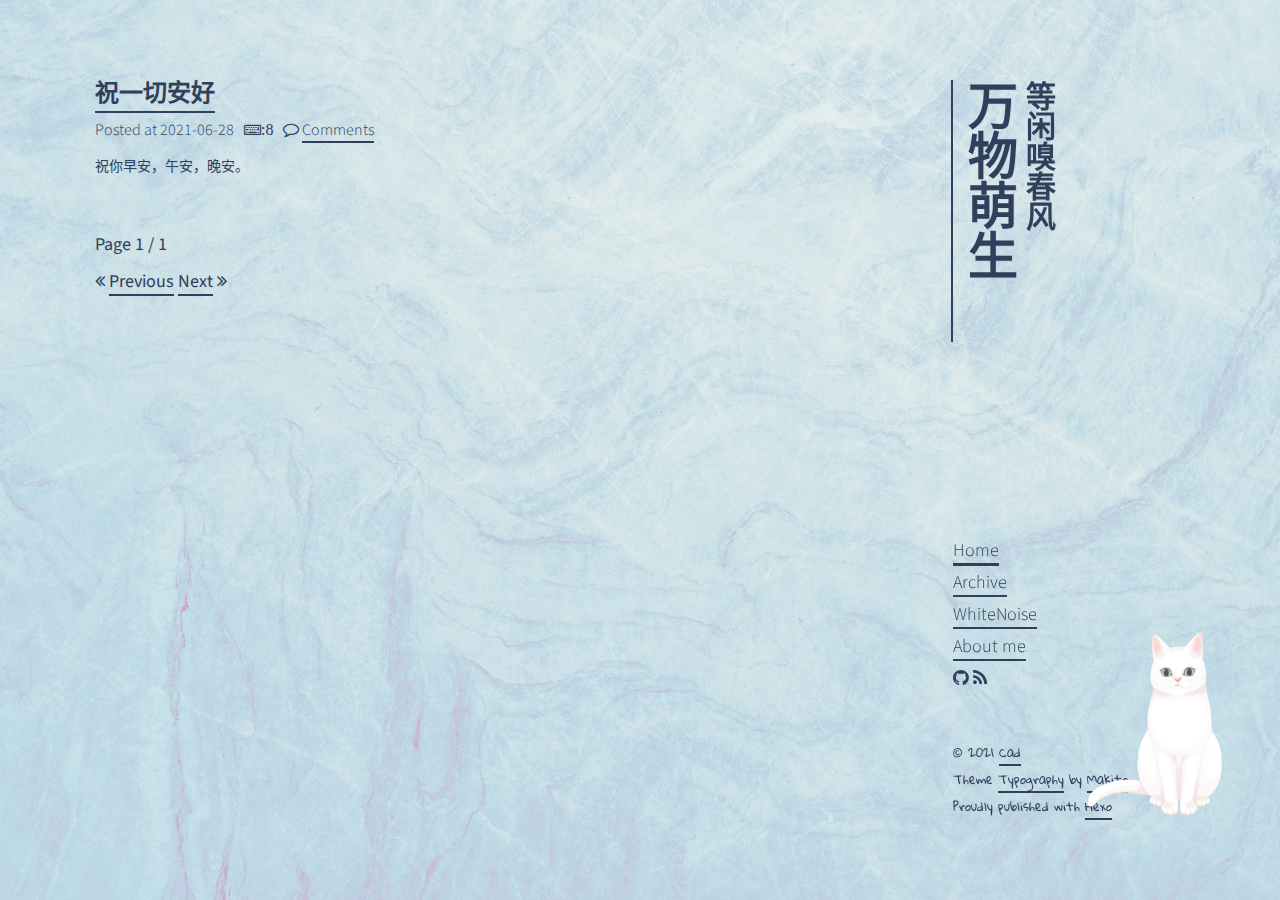
<file: index.html>
<!DOCTYPE html><html lang="zh-CN"><head><meta name="generator" content="Hexo 3.9.0"><meta charset="utf-8"><meta name="X-UA-Compatible" content="IE=edge"><meta name="author" content="Cad"><title>萌生</title><meta name="description" content="Blog"><meta name="keywords" content="Blog,前端,随笔,摄影"><meta content="width=device-width, initial-scale=1.0, maximum-scale=1.0, user-scalable=0" name="viewport"><meta content="yes" name="apple-mobile-web-app-capable"><meta content="black" name="apple-mobile-web-app-status-bar-style"><meta content="telephone=no" name="format-detection"><meta name="renderer" content="webkit"><link rel="short icon" href="/images/favicon.png" type="image/x-icon"><link rel="stylesheet" href="/css/bootstrap.min.css"><link rel="stylesheet" href="/css/font-awesome.min.css"><link rel="stylesheet" href="/css/style-dark.css"><link rel="alternate" type="application/atom+xml" title="ATOM 1.0" href="/atom.xml"><link rel="stylesheet" href="/css/prism-duotone-sea.css" type="text/css">
<link rel="stylesheet" href="/css/prism-line-numbers.css" type="text/css"></head><body><div id="stage" class="container"><div class="row"><div id="side-bar" class="col-md-3 col-sm-3 col-xs-12 side-container invisible"><div class="vertical-text site-title"><h3 tabindex="-1" class="site-title-small"><a href="/" class="a-title">等闲嗅春风</a></h3><h1 tabindex="-1" class="site-title-large"><a href="/" class="a-title">万物萌生</a></h1><!--h6(onclick="triggerSiteNav()") Trigger--></div><br class="visible-lg visible-md visible-sm"><div id="site-nav" class="site-title-links"><ul><li><a href="/" class="current">Home</a></li><li><a href="/archives">Archive</a></li><li><a href="https://www.adba.club/White-Noise-Site/" target="_blank">WhiteNoise</a></li><li><a href="/about/me.html">About me</a></li><li class="soc"><a href="https://github.com/catx1726" target="_blank" rel="external nofollow noopener noreferrer"><i class="fa fa-github">&nbsp;</i></a><a href="http://www.adba.club/atom.xml" target="_blank" rel="noopener noreferrer"><i class="fa fa-rss">&nbsp;</i></a></li></ul><div class="visible-lg visible-md visible-sm site-nav-footer"><br class="site-nav-footer-br"><footer><p>&copy;&nbsp;2021&nbsp;<a target="_blank" href="http://www.adba.club" rel="noopener noreferrer">Cad</a></p><p>Theme&nbsp;<a target="_blank" href="https://github.com/SumiMakito/hexo-theme-typography" rel="external nofollow noopener noreferrer">Typography</a>&nbsp;by&nbsp;<a target="_blank" href="https://www.keep.moe" rel="external nofollow noopener noreferrer">Makito</a></p><p>Proudly published with&nbsp;<a target="_blank" href="https://hexo.io" rel="external nofollow noopener noreferrer">Hexo</a></p></footer></div></div></div><div id="main-container" class="col-sm-9 col-xs-12 main-container invisible"><div class="autopagerize_page_element"><div class="content"><div class="post-container"><p class="post-title"><a href="/file/随笔/2021年/无.html">祝一切安好</a></p><p class="post-meta"><span class="date meta-item">Posted at&nbsp;2021-06-28</span><span class="meta-item"><i class="fa fa-keyboard-o">:8</i></span><span class="meta-item"><i class="fa fa-comment-o"></i><span>&nbsp;</span><a href="/file/随笔/2021年/无.html#comments">Comments</a></span></p><p class="post-abstract">祝你早安，午安，晚安。
</p></div><div class="pagination no-margin-bottom"><p class="clearfix"></p><p> Page 1 / 1 &nbsp;</p><p><span class="pre pagbuttons"><i class="fa fa-angle-double-left"></i>&nbsp;<a role="navigation" href="/">Previous</a></span><span>&nbsp;</span><span class="next pagbuttons"><a role="navigation" href="/">Next</a>&nbsp;<i class="fa fa-angle-double-right"></i></span></p><p></p></div></div></div><div class="visible-xs site-bottom-footer"><footer><p>&copy;&nbsp;2021&nbsp;<a target="_blank" href="http://www.adba.club" rel="noopener noreferrer">Cad</a></p><p>Theme&nbsp;<a target="_blank" href="https://github.com/SumiMakito/hexo-theme-typography" rel="external nofollow noopener noreferrer">Typography</a>&nbsp;by&nbsp;<a target="_blank" href="https://www.keep.moe" rel="external nofollow noopener noreferrer">Makito</a></p><p>Proudly published with&nbsp;<a target="_blank" href="https://hexo.io" rel="external nofollow noopener noreferrer">Hexo</a></p></footer></div></div></div></div><script src="/js/jquery-3.1.0.min.js"></script><script src="/js/bootstrap.min.js"></script><script src="/js/jquery-migrate-1.2.1.min.js"></script><script src="/js/jquery.appear.js"></script><script src="/js/google-analytics.js"></script><script src="/js/typography.js"></script><script src="/js/my.js"></script><script src="/live2dw/lib/L2Dwidget.min.js?094cbace49a39548bed64abff5988b05"></script><script>L2Dwidget.init({"pluginRootPath":"live2dw/","pluginJsPath":"lib/","pluginModelPath":"assets/","tagMode":false,"log":false,"mobile":{"show":false},"model":{"jsonPath":"/live2dw/assets/tororo.model.json"}});</script></body></html>
</file>
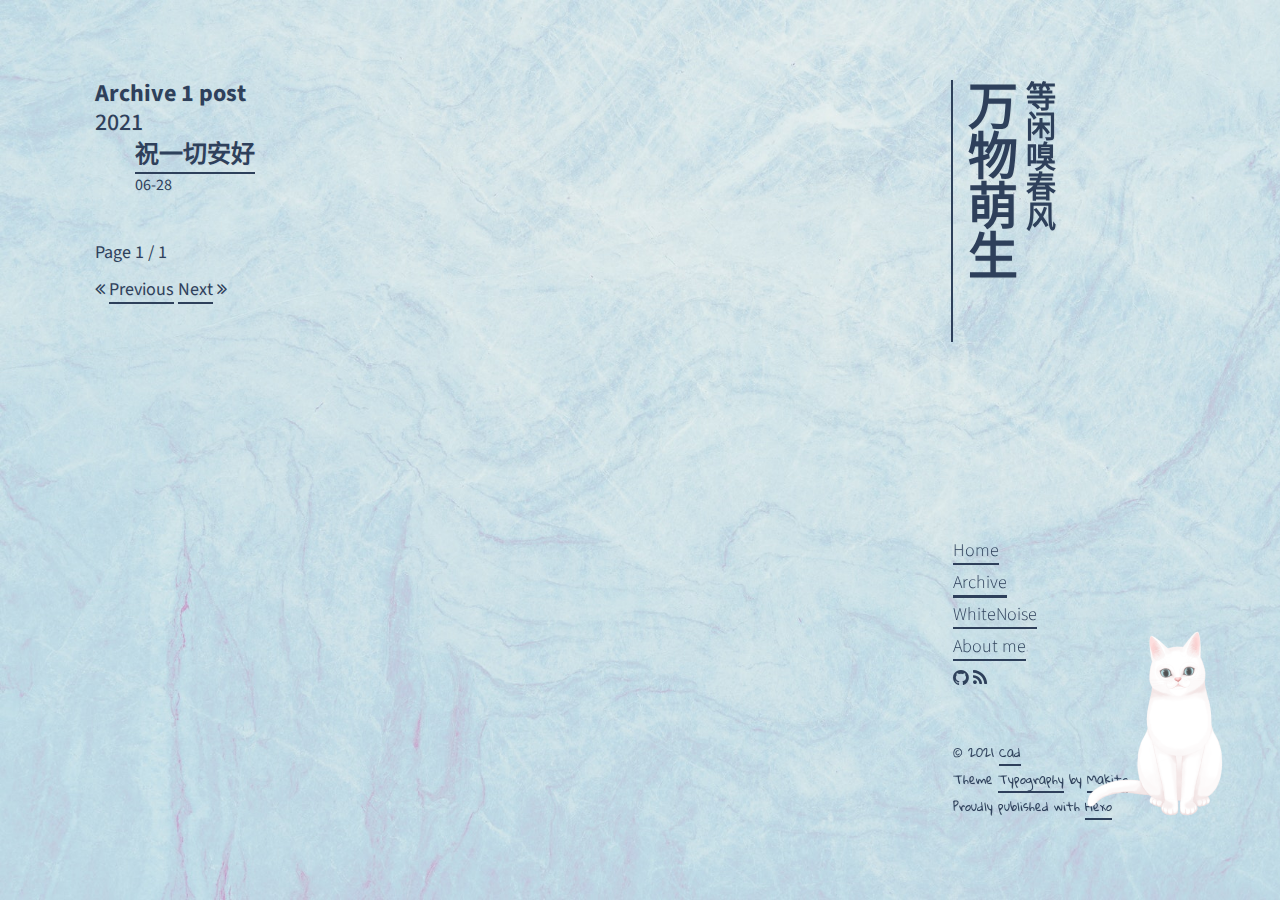
<file: archives/index.html>
<!DOCTYPE html><html lang="zh-CN"><head><meta name="generator" content="Hexo 3.9.0"><meta charset="utf-8"><meta name="X-UA-Compatible" content="IE=edge"><meta name="author" content="Cad"><title>Archive · 萌生</title><meta name="description" content="Archive - 萌生"><meta name="keywords" content="Blog,前端,随笔,摄影"><meta content="width=device-width, initial-scale=1.0, maximum-scale=1.0, user-scalable=0" name="viewport"><meta content="yes" name="apple-mobile-web-app-capable"><meta content="black" name="apple-mobile-web-app-status-bar-style"><meta content="telephone=no" name="format-detection"><meta name="renderer" content="webkit"><link rel="short icon" href="/images/favicon.png" type="image/x-icon"><link rel="stylesheet" href="/css/bootstrap.min.css"><link rel="stylesheet" href="/css/font-awesome.min.css"><link rel="stylesheet" href="/css/style-dark.css"><link rel="alternate" type="application/atom+xml" title="ATOM 1.0" href="/atom.xml"><link rel="stylesheet" href="/css/prism-duotone-sea.css" type="text/css">
<link rel="stylesheet" href="/css/prism-line-numbers.css" type="text/css"></head><body><div id="stage" class="container"><div class="row"><div id="side-bar" class="col-md-3 col-sm-3 col-xs-12 side-container invisible"><div class="vertical-text site-title"><h3 tabindex="-1" class="site-title-small"><a href="/" class="a-title">等闲嗅春风</a></h3><h1 tabindex="-1" class="site-title-large"><a href="/" class="a-title">万物萌生</a></h1><!--h6(onclick="triggerSiteNav()") Trigger--></div><br class="visible-lg visible-md visible-sm"><div id="site-nav" class="site-title-links"><ul><li><a href="/">Home</a></li><li><a href="/archives" class="current">Archive</a></li><li><a href="https://www.adba.club/White-Noise-Site/" target="_blank">WhiteNoise</a></li><li><a href="/about/me.html">About me</a></li><li class="soc"><a href="https://github.com/catx1726" target="_blank" rel="external nofollow noopener noreferrer"><i class="fa fa-github">&nbsp;</i></a><a href="http://www.adba.club/atom.xml" target="_blank" rel="noopener noreferrer"><i class="fa fa-rss">&nbsp;</i></a></li></ul><div class="visible-lg visible-md visible-sm site-nav-footer"><br class="site-nav-footer-br"><footer><p>&copy;&nbsp;2021&nbsp;<a target="_blank" href="http://www.adba.club" rel="noopener noreferrer">Cad</a></p><p>Theme&nbsp;<a target="_blank" href="https://github.com/SumiMakito/hexo-theme-typography" rel="external nofollow noopener noreferrer">Typography</a>&nbsp;by&nbsp;<a target="_blank" href="https://www.keep.moe" rel="external nofollow noopener noreferrer">Makito</a></p><p>Proudly published with&nbsp;<a target="_blank" href="https://hexo.io" rel="external nofollow noopener noreferrer">Hexo</a></p></footer></div></div></div><div id="main-container" class="col-sm-9 col-xs-12 main-container invisible"><div class="autopagerize_page_element"><div class="content"><div class="archive animated fadeInDown"><ul class="list-with-title"><p class="post-title">Archive 1 post</p><div class="archive"><div class="listing-title"><h4 class="ar-year">2021</h4></div><ul class="listing"><div class="listing-item"><div class="listing-post"><p class="post-title"><a href="/file/随笔/2021年/无.html" title="祝一切安好">祝一切安好</a></p><div class="post-time"><span class="ar-date">06-28</span></div></div></div></ul></div></ul></div><div class="pagination no-margin-bottom"><p class="clearfix"></p><p> Page 1 / 1 &nbsp;</p><p><span class="pre pagbuttons"><i class="fa fa-angle-double-left"></i>&nbsp;<a role="navigation" href="/">Previous</a></span><span>&nbsp;</span><span class="next pagbuttons"><a role="navigation" href="/">Next</a>&nbsp;<i class="fa fa-angle-double-right"></i></span></p><p></p></div></div></div><div class="visible-xs site-bottom-footer"><footer><p>&copy;&nbsp;2021&nbsp;<a target="_blank" href="http://www.adba.club" rel="noopener noreferrer">Cad</a></p><p>Theme&nbsp;<a target="_blank" href="https://github.com/SumiMakito/hexo-theme-typography" rel="external nofollow noopener noreferrer">Typography</a>&nbsp;by&nbsp;<a target="_blank" href="https://www.keep.moe" rel="external nofollow noopener noreferrer">Makito</a></p><p>Proudly published with&nbsp;<a target="_blank" href="https://hexo.io" rel="external nofollow noopener noreferrer">Hexo</a></p></footer></div></div></div></div><script src="/js/jquery-3.1.0.min.js"></script><script src="/js/bootstrap.min.js"></script><script src="/js/jquery-migrate-1.2.1.min.js"></script><script src="/js/jquery.appear.js"></script><script src="/js/google-analytics.js"></script><script src="/js/typography.js"></script><script src="/js/my.js"></script><script src="/live2dw/lib/L2Dwidget.min.js?094cbace49a39548bed64abff5988b05"></script><script>L2Dwidget.init({"pluginRootPath":"live2dw/","pluginJsPath":"lib/","pluginModelPath":"assets/","tagMode":false,"log":false,"mobile":{"show":false},"model":{"jsonPath":"/live2dw/assets/tororo.model.json"}});</script></body></html>
</file>
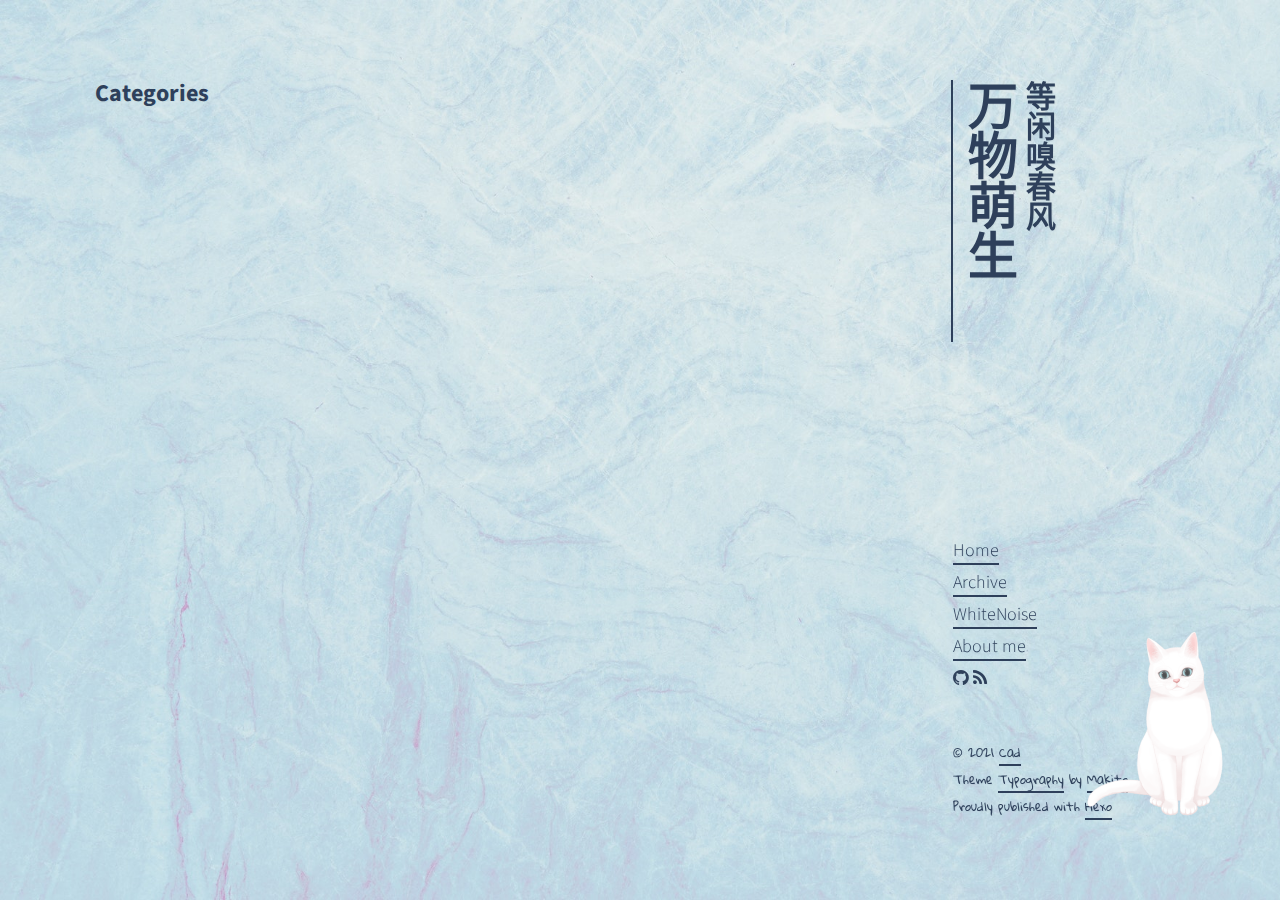
<file: categories/index.html>
<!DOCTYPE html><html lang="zh-CN"><head><meta name="generator" content="Hexo 3.9.0"><meta charset="utf-8"><meta name="X-UA-Compatible" content="IE=edge"><meta name="author" content="Cad"><title>Categories · 萌生</title><meta name="description" content="Categories - 萌生"><meta name="keywords" content="Blog,前端,随笔,摄影"><meta content="width=device-width, initial-scale=1.0, maximum-scale=1.0, user-scalable=0" name="viewport"><meta content="yes" name="apple-mobile-web-app-capable"><meta content="black" name="apple-mobile-web-app-status-bar-style"><meta content="telephone=no" name="format-detection"><meta name="renderer" content="webkit"><link rel="short icon" href="/images/favicon.png" type="image/x-icon"><link rel="stylesheet" href="/css/bootstrap.min.css"><link rel="stylesheet" href="/css/font-awesome.min.css"><link rel="stylesheet" href="/css/style-dark.css"><link rel="alternate" type="application/atom+xml" title="ATOM 1.0" href="/atom.xml"><link rel="stylesheet" href="/css/prism-duotone-sea.css" type="text/css">
<link rel="stylesheet" href="/css/prism-line-numbers.css" type="text/css"></head><body><div id="stage" class="container"><div class="row"><div id="side-bar" class="col-md-3 col-sm-3 col-xs-12 side-container invisible"><div class="vertical-text site-title"><h3 tabindex="-1" class="site-title-small"><a href="/" class="a-title">等闲嗅春风</a></h3><h1 tabindex="-1" class="site-title-large"><a href="/" class="a-title">万物萌生</a></h1><!--h6(onclick="triggerSiteNav()") Trigger--></div><br class="visible-lg visible-md visible-sm"><div id="site-nav" class="site-title-links"><ul><li><a href="/">Home</a></li><li><a href="/archives">Archive</a></li><li><a href="https://www.adba.club/White-Noise-Site/" target="_blank">WhiteNoise</a></li><li><a href="/about/me.html">About me</a></li><li class="soc"><a href="https://github.com/catx1726" target="_blank" rel="external nofollow noopener noreferrer"><i class="fa fa-github">&nbsp;</i></a><a href="http://www.adba.club/atom.xml" target="_blank" rel="noopener noreferrer"><i class="fa fa-rss">&nbsp;</i></a></li></ul><div class="visible-lg visible-md visible-sm site-nav-footer"><br class="site-nav-footer-br"><footer><p>&copy;&nbsp;2021&nbsp;<a target="_blank" href="http://www.adba.club" rel="noopener noreferrer">Cad</a></p><p>Theme&nbsp;<a target="_blank" href="https://github.com/SumiMakito/hexo-theme-typography" rel="external nofollow noopener noreferrer">Typography</a>&nbsp;by&nbsp;<a target="_blank" href="https://www.keep.moe" rel="external nofollow noopener noreferrer">Makito</a></p><p>Proudly published with&nbsp;<a target="_blank" href="https://hexo.io" rel="external nofollow noopener noreferrer">Hexo</a></p></footer></div></div></div><div id="main-container" class="col-sm-9 col-xs-12 main-container invisible"><div class="autopagerize_page_element"><div class="content"><div class="archive animated fadeInDown"><ul class="list-with-title"><p class="post-title">Categories</p><div class="archive"></div><ul class="listing"></ul></ul></div></div></div><div class="visible-xs site-bottom-footer"><footer><p>&copy;&nbsp;2021&nbsp;<a target="_blank" href="http://www.adba.club" rel="noopener noreferrer">Cad</a></p><p>Theme&nbsp;<a target="_blank" href="https://github.com/SumiMakito/hexo-theme-typography" rel="external nofollow noopener noreferrer">Typography</a>&nbsp;by&nbsp;<a target="_blank" href="https://www.keep.moe" rel="external nofollow noopener noreferrer">Makito</a></p><p>Proudly published with&nbsp;<a target="_blank" href="https://hexo.io" rel="external nofollow noopener noreferrer">Hexo</a></p></footer></div></div></div></div><script src="/js/jquery-3.1.0.min.js"></script><script src="/js/bootstrap.min.js"></script><script src="/js/jquery-migrate-1.2.1.min.js"></script><script src="/js/jquery.appear.js"></script><script src="/js/google-analytics.js"></script><script src="/js/typography.js"></script><script src="/js/my.js"></script><script src="/live2dw/lib/L2Dwidget.min.js?094cbace49a39548bed64abff5988b05"></script><script>L2Dwidget.init({"pluginRootPath":"live2dw/","pluginJsPath":"lib/","pluginModelPath":"assets/","tagMode":false,"log":false,"mobile":{"show":false},"model":{"jsonPath":"/live2dw/assets/tororo.model.json"}});</script></body></html>
</file>
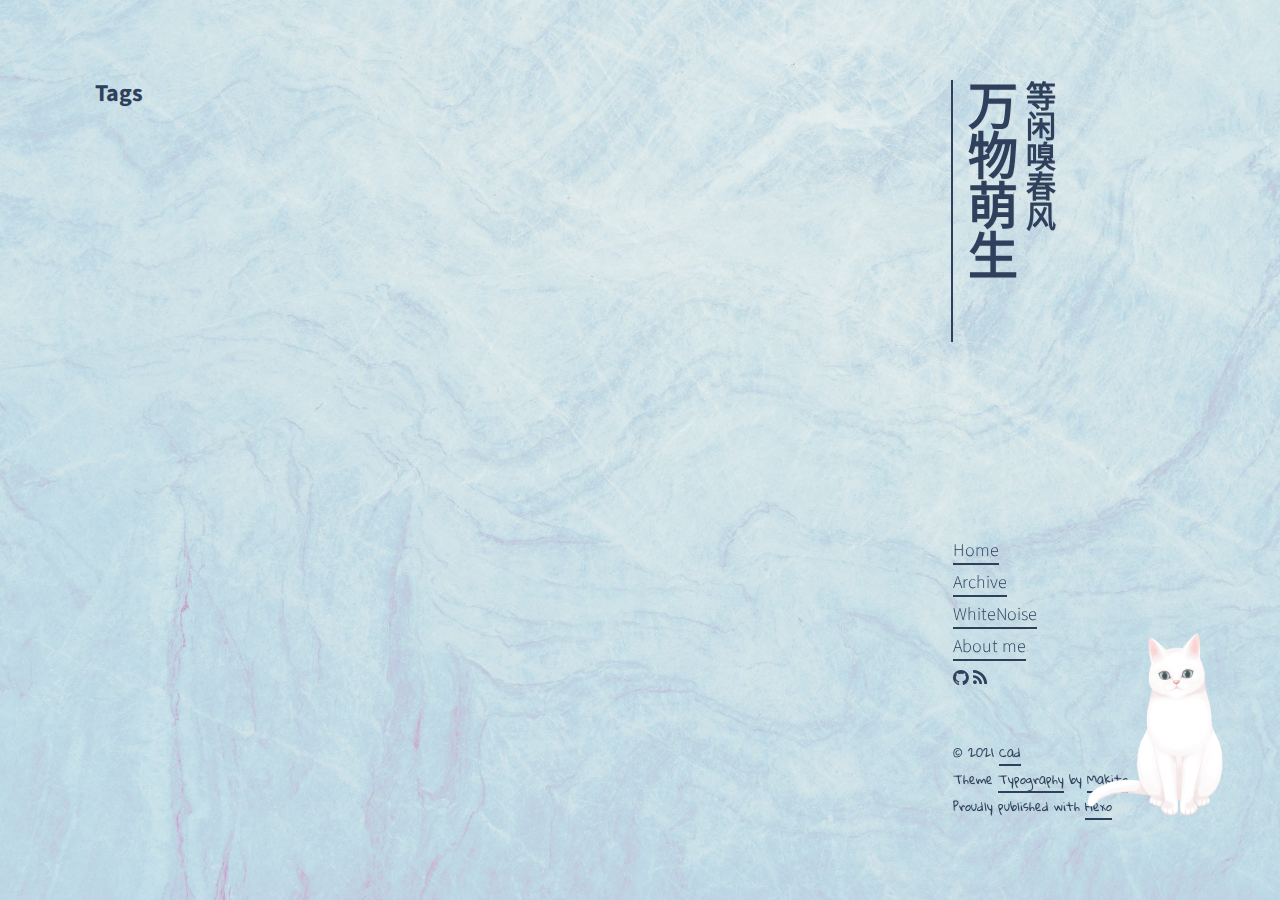
<file: tags/index.html>
<!DOCTYPE html><html lang="zh-CN"><head><meta name="generator" content="Hexo 3.9.0"><meta charset="utf-8"><meta name="X-UA-Compatible" content="IE=edge"><meta name="author" content="Cad"><title>Tags · 萌生</title><meta name="description" content="Tags - 萌生"><meta name="keywords" content="Blog,前端,随笔,摄影"><meta content="width=device-width, initial-scale=1.0, maximum-scale=1.0, user-scalable=0" name="viewport"><meta content="yes" name="apple-mobile-web-app-capable"><meta content="black" name="apple-mobile-web-app-status-bar-style"><meta content="telephone=no" name="format-detection"><meta name="renderer" content="webkit"><link rel="short icon" href="/images/favicon.png" type="image/x-icon"><link rel="stylesheet" href="/css/bootstrap.min.css"><link rel="stylesheet" href="/css/font-awesome.min.css"><link rel="stylesheet" href="/css/style-dark.css"><link rel="alternate" type="application/atom+xml" title="ATOM 1.0" href="/atom.xml"><link rel="stylesheet" href="/css/prism-duotone-sea.css" type="text/css">
<link rel="stylesheet" href="/css/prism-line-numbers.css" type="text/css"></head><body><div id="stage" class="container"><div class="row"><div id="side-bar" class="col-md-3 col-sm-3 col-xs-12 side-container invisible"><div class="vertical-text site-title"><h3 tabindex="-1" class="site-title-small"><a href="/" class="a-title">等闲嗅春风</a></h3><h1 tabindex="-1" class="site-title-large"><a href="/" class="a-title">万物萌生</a></h1><!--h6(onclick="triggerSiteNav()") Trigger--></div><br class="visible-lg visible-md visible-sm"><div id="site-nav" class="site-title-links"><ul><li><a href="/">Home</a></li><li><a href="/archives">Archive</a></li><li><a href="https://www.adba.club/White-Noise-Site/" target="_blank">WhiteNoise</a></li><li><a href="/about/me.html">About me</a></li><li class="soc"><a href="https://github.com/catx1726" target="_blank" rel="external nofollow noopener noreferrer"><i class="fa fa-github">&nbsp;</i></a><a href="http://www.adba.club/atom.xml" target="_blank" rel="noopener noreferrer"><i class="fa fa-rss">&nbsp;</i></a></li></ul><div class="visible-lg visible-md visible-sm site-nav-footer"><br class="site-nav-footer-br"><footer><p>&copy;&nbsp;2021&nbsp;<a target="_blank" href="http://www.adba.club" rel="noopener noreferrer">Cad</a></p><p>Theme&nbsp;<a target="_blank" href="https://github.com/SumiMakito/hexo-theme-typography" rel="external nofollow noopener noreferrer">Typography</a>&nbsp;by&nbsp;<a target="_blank" href="https://www.keep.moe" rel="external nofollow noopener noreferrer">Makito</a></p><p>Proudly published with&nbsp;<a target="_blank" href="https://hexo.io" rel="external nofollow noopener noreferrer">Hexo</a></p></footer></div></div></div><div id="main-container" class="col-sm-9 col-xs-12 main-container invisible"><div class="autopagerize_page_element"><div class="content"><div class="archive animated fadeInDown"><ul class="list-with-title"><p class="post-title">Tags</p><div class="archive"></div><ul class="listing"></ul></ul></div></div></div><div class="visible-xs site-bottom-footer"><footer><p>&copy;&nbsp;2021&nbsp;<a target="_blank" href="http://www.adba.club" rel="noopener noreferrer">Cad</a></p><p>Theme&nbsp;<a target="_blank" href="https://github.com/SumiMakito/hexo-theme-typography" rel="external nofollow noopener noreferrer">Typography</a>&nbsp;by&nbsp;<a target="_blank" href="https://www.keep.moe" rel="external nofollow noopener noreferrer">Makito</a></p><p>Proudly published with&nbsp;<a target="_blank" href="https://hexo.io" rel="external nofollow noopener noreferrer">Hexo</a></p></footer></div></div></div></div><script src="/js/jquery-3.1.0.min.js"></script><script src="/js/bootstrap.min.js"></script><script src="/js/jquery-migrate-1.2.1.min.js"></script><script src="/js/jquery.appear.js"></script><script src="/js/google-analytics.js"></script><script src="/js/typography.js"></script><script src="/js/my.js"></script><script src="/live2dw/lib/L2Dwidget.min.js?094cbace49a39548bed64abff5988b05"></script><script>L2Dwidget.init({"pluginRootPath":"live2dw/","pluginJsPath":"lib/","pluginModelPath":"assets/","tagMode":false,"log":false,"mobile":{"show":false},"model":{"jsonPath":"/live2dw/assets/tororo.model.json"}});</script></body></html>
</file>
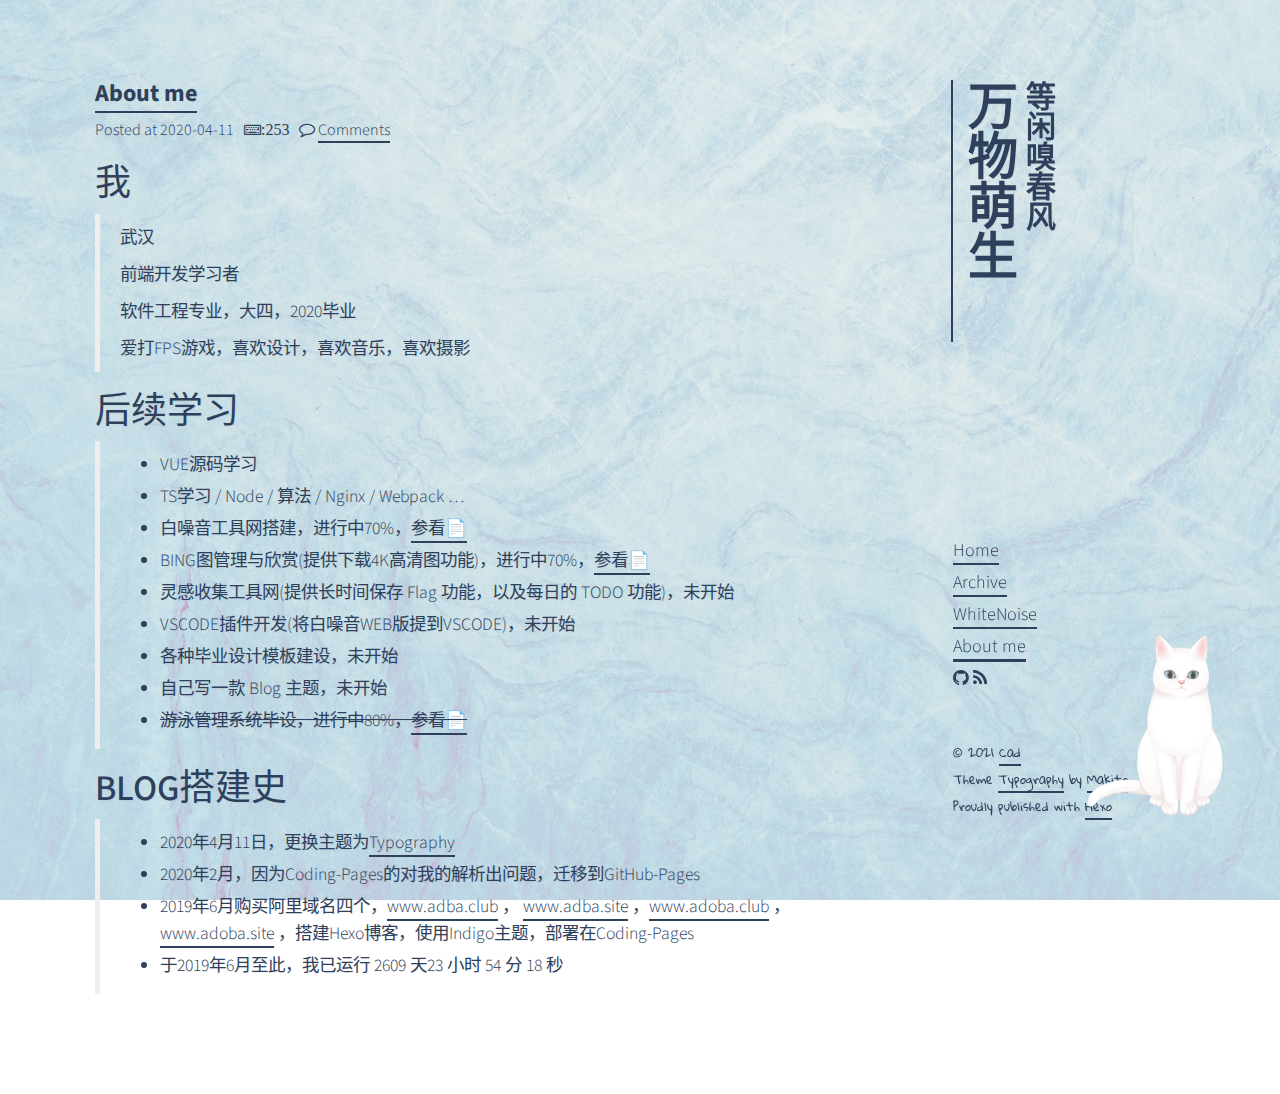
<file: about/me.html>
<!DOCTYPE html><html lang="zh-CN"><head><meta name="generator" content="Hexo 3.9.0"><meta charset="utf-8"><meta name="X-UA-Compatible" content="IE=edge"><meta name="author" content="Cad"><title>About me · 萌生</title><meta name="description" content="我
武汉
前端开发学习者
软件工程专业，大四，2020毕业
爱打FPS游戏，喜欢设计，喜欢音乐，喜欢摄影

后续学习

VUE源码学习
TS学习 / Node / 算法 / Nginx / Webpack …
白噪音工具网搭建，进行中70%，参看📄
BING图管理与欣赏(提供下载4K高清图功能)，"><meta name="keywords" content="Blog,前端,随笔,摄影"><meta content="width=device-width, initial-scale=1.0, maximum-scale=1.0, user-scalable=0" name="viewport"><meta content="yes" name="apple-mobile-web-app-capable"><meta content="black" name="apple-mobile-web-app-status-bar-style"><meta content="telephone=no" name="format-detection"><meta name="renderer" content="webkit"><link rel="short icon" href="/images/favicon.png" type="image/x-icon"><link rel="stylesheet" href="/css/bootstrap.min.css"><link rel="stylesheet" href="/css/font-awesome.min.css"><link rel="stylesheet" href="/css/style-dark.css"><link rel="alternate" type="application/atom+xml" title="ATOM 1.0" href="/atom.xml"><link rel="stylesheet" href="/css/prism-duotone-sea.css" type="text/css">
<link rel="stylesheet" href="/css/prism-line-numbers.css" type="text/css"></head><body><div id="stage" class="container"><div class="row"><div id="side-bar" class="col-md-3 col-sm-3 col-xs-12 side-container invisible"><div class="vertical-text site-title"><h3 tabindex="-1" class="site-title-small"><a href="/" class="a-title">等闲嗅春风</a></h3><h1 tabindex="-1" class="site-title-large"><a href="/" class="a-title">万物萌生</a></h1><!--h6(onclick="triggerSiteNav()") Trigger--></div><br class="visible-lg visible-md visible-sm"><div id="site-nav" class="site-title-links"><ul><li><a href="/">Home</a></li><li><a href="/archives">Archive</a></li><li><a href="https://www.adba.club/White-Noise-Site/" target="_blank">WhiteNoise</a></li><li><a href="/about/me.html" class="current">About me</a></li><li class="soc"><a href="https://github.com/catx1726" target="_blank" rel="external nofollow noopener noreferrer"><i class="fa fa-github">&nbsp;</i></a><a href="http://www.adba.club/atom.xml" target="_blank" rel="noopener noreferrer"><i class="fa fa-rss">&nbsp;</i></a></li></ul><div class="visible-lg visible-md visible-sm site-nav-footer"><br class="site-nav-footer-br"><footer><p>&copy;&nbsp;2021&nbsp;<a target="_blank" href="http://www.adba.club" rel="noopener noreferrer">Cad</a></p><p>Theme&nbsp;<a target="_blank" href="https://github.com/SumiMakito/hexo-theme-typography" rel="external nofollow noopener noreferrer">Typography</a>&nbsp;by&nbsp;<a target="_blank" href="https://www.keep.moe" rel="external nofollow noopener noreferrer">Makito</a></p><p>Proudly published with&nbsp;<a target="_blank" href="https://hexo.io" rel="external nofollow noopener noreferrer">Hexo</a></p></footer></div></div></div><div id="main-container" class="col-sm-9 col-xs-12 main-container invisible"><div class="autopagerize_page_element"><div class="content"><div class="post-page"><div class="post-container"><p class="post-title"><a>About me</a></p><p class="post-meta"><span class="date meta-item">Posted at&nbsp;2020-04-11</span><span class="meta-item"><i class="fa fa-keyboard-o">:253</i></span><span class="meta-item"><i class="fa fa-comment-o"></i><span>&nbsp;</span><a href="/about/me.html#comments">Comments</a></span></p><p class="post-abstract"><script type="text/javascript" src="/js/runtime.js"></script>

</p><h2 id="我"><a href="#我" class="headerlink" title="我"></a>我</h2><blockquote>
<p>武汉</p>
<p>前端开发学习者</p>
<p>软件工程专业，大四，2020毕业</p>
<p>爱打FPS游戏，喜欢设计，喜欢音乐，喜欢摄影</p>
</blockquote>
<h2 id="后续学习"><a href="#后续学习" class="headerlink" title="后续学习"></a>后续学习</h2><blockquote>
<ul>
<li>VUE源码学习</li>
<li>TS学习 / Node / 算法 / Nginx / Webpack …</li>
<li>白噪音工具网搭建，进行中70%，<a href="https://github.com/catx1726/White-Noise" rel="external nofollow noopener noreferrer" target="_blank">参看📄</a></li>
<li>BING图管理与欣赏(提供下载4K高清图功能)，进行中70%，<a href="https://github.com/catx1726/Bing-Img-Repo" rel="external nofollow noopener noreferrer" target="_blank">参看📄</a></li>
<li>灵感收集工具网(提供长时间保存 Flag 功能，以及每日的 TODO 功能)，未开始</li>
<li>VSCODE插件开发(将白噪音WEB版提到VSCODE)，未开始</li>
<li>各种毕业设计模板建设，未开始</li>
<li>自己写一款 Blog 主题，未开始</li>
<li><del>游泳管理系统毕设，进行中80%，<a href="https://github.com/catx1726/GraduationRepo" rel="external nofollow noopener noreferrer" target="_blank">参看📄</a></del></li>
</ul>
</blockquote>
<h2 id="BLOG搭建史"><a href="#BLOG搭建史" class="headerlink" title="BLOG搭建史"></a>BLOG搭建史</h2><blockquote>
<ul>
<li>2020年4月11日，更换主题为<a href="https://github.com/SumiMakito/hexo-theme-typography" rel="external nofollow noopener noreferrer" target="_blank">Typography</a> </li>
<li>2020年2月，因为Coding-Pages的对我的解析出问题，迁移到GitHub-Pages</li>
<li>2019年6月购买阿里域名四个，<a href="http://www.adba.club">www.adba.club</a> ， <a href="http://www.adba.site" rel="external nofollow noopener noreferrer" target="_blank">www.adba.site</a> ，<a href="http://www.adoba.club" rel="external nofollow noopener noreferrer" target="_blank">www.adoba.club</a> ， <a href="http://www.adoba.site" rel="external nofollow noopener noreferrer" target="_blank">www.adoba.site</a> ，搭建Hexo博客，使用Indigo主题，部署在Coding-Pages<div></div></li>
<li><span id="timeDate">载入中…</span><span id="times">载入中…</span>
</li>
</ul>
</blockquote>
<p></p></div><a id="comments"></a><div id="disqus_thread"></div><script>var disqus_shortname = 'adba';
var disqus_identifier = 'about/me.html';
var disqus_title = 'About me';
var disqus_url = 'http://www.adba.club/about/me.html';
(function () {
    var dsq = document.createElement('script');
    dsq.type = 'text/javascript';
    dsq.async = true;
    dsq.src = '//' + disqus_shortname + '.disqus.com/embed.js';
    (document.getElementsByTagName('head')[0] || document.getElementsByTagName('body')[0]).appendChild(dsq);
})();</script><script id="dsq-count-scr" src="//adba.disqus.com/count.js" async></script></div></div></div><div class="visible-xs site-bottom-footer"><footer><p>&copy;&nbsp;2021&nbsp;<a target="_blank" href="http://www.adba.club" rel="noopener noreferrer">Cad</a></p><p>Theme&nbsp;<a target="_blank" href="https://github.com/SumiMakito/hexo-theme-typography" rel="external nofollow noopener noreferrer">Typography</a>&nbsp;by&nbsp;<a target="_blank" href="https://www.keep.moe" rel="external nofollow noopener noreferrer">Makito</a></p><p>Proudly published with&nbsp;<a target="_blank" href="https://hexo.io" rel="external nofollow noopener noreferrer">Hexo</a></p></footer></div></div></div></div><script src="/js/jquery-3.1.0.min.js"></script><script src="/js/bootstrap.min.js"></script><script src="/js/jquery-migrate-1.2.1.min.js"></script><script src="/js/jquery.appear.js"></script><script src="/js/google-analytics.js"></script><script src="/js/typography.js"></script><script src="/js/my.js"></script><script src="/live2dw/lib/L2Dwidget.min.js?094cbace49a39548bed64abff5988b05"></script><script>L2Dwidget.init({"pluginRootPath":"live2dw/","pluginJsPath":"lib/","pluginModelPath":"assets/","tagMode":false,"log":false,"mobile":{"show":false},"model":{"jsonPath":"/live2dw/assets/tororo.model.json"}});</script></body></html>
</file>
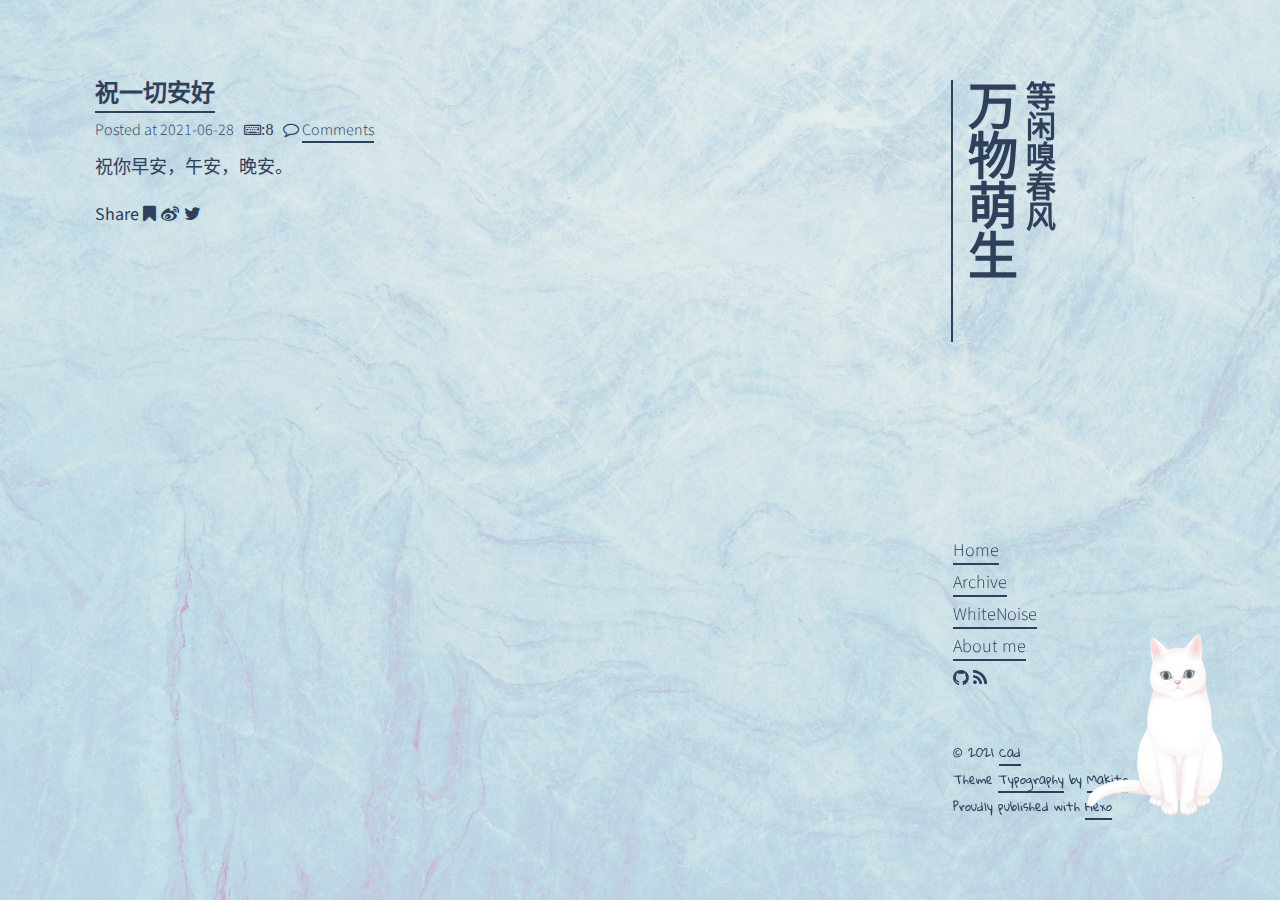
<file: file/随笔/2021年/无.html>
<!DOCTYPE html><html lang="zh-CN"><head><meta name="generator" content="Hexo 3.9.0"><meta charset="utf-8"><meta name="X-UA-Compatible" content="IE=edge"><meta name="author" content="Cad"><title>祝一切安好 · 萌生</title><meta name="description" content="祝你早安，午安，晚安。"><meta name="keywords" content="Blog,前端,随笔,摄影"><meta content="width=device-width, initial-scale=1.0, maximum-scale=1.0, user-scalable=0" name="viewport"><meta content="yes" name="apple-mobile-web-app-capable"><meta content="black" name="apple-mobile-web-app-status-bar-style"><meta content="telephone=no" name="format-detection"><meta name="renderer" content="webkit"><link rel="short icon" href="/images/favicon.png" type="image/x-icon"><link rel="stylesheet" href="/css/bootstrap.min.css"><link rel="stylesheet" href="/css/font-awesome.min.css"><link rel="stylesheet" href="/css/style-dark.css"><link rel="alternate" type="application/atom+xml" title="ATOM 1.0" href="/atom.xml"><link rel="stylesheet" href="/css/prism-duotone-sea.css" type="text/css">
<link rel="stylesheet" href="/css/prism-line-numbers.css" type="text/css"></head><body><div id="stage" class="container"><div class="row"><div id="side-bar" class="col-md-3 col-sm-3 col-xs-12 side-container invisible"><div class="vertical-text site-title"><h3 tabindex="-1" class="site-title-small"><a href="/" class="a-title">等闲嗅春风</a></h3><h1 tabindex="-1" class="site-title-large"><a href="/" class="a-title">万物萌生</a></h1><!--h6(onclick="triggerSiteNav()") Trigger--></div><br class="visible-lg visible-md visible-sm"><div id="site-nav" class="site-title-links"><ul><li><a href="/">Home</a></li><li><a href="/archives">Archive</a></li><li><a href="https://www.adba.club/White-Noise-Site/" target="_blank">WhiteNoise</a></li><li><a href="/about/me.html">About me</a></li><li class="soc"><a href="https://github.com/catx1726" target="_blank" rel="external nofollow noopener noreferrer"><i class="fa fa-github">&nbsp;</i></a><a href="http://www.adba.club/atom.xml" target="_blank" rel="noopener noreferrer"><i class="fa fa-rss">&nbsp;</i></a></li></ul><div class="visible-lg visible-md visible-sm site-nav-footer"><br class="site-nav-footer-br"><footer><p>&copy;&nbsp;2021&nbsp;<a target="_blank" href="http://www.adba.club" rel="noopener noreferrer">Cad</a></p><p>Theme&nbsp;<a target="_blank" href="https://github.com/SumiMakito/hexo-theme-typography" rel="external nofollow noopener noreferrer">Typography</a>&nbsp;by&nbsp;<a target="_blank" href="https://www.keep.moe" rel="external nofollow noopener noreferrer">Makito</a></p><p>Proudly published with&nbsp;<a target="_blank" href="https://hexo.io" rel="external nofollow noopener noreferrer">Hexo</a></p></footer></div></div></div><div id="main-container" class="col-sm-9 col-xs-12 main-container invisible"><div class="autopagerize_page_element"><div class="content"><div class="post-page"><div class="post-container"><p class="post-title"><a>祝一切安好</a></p><p class="post-meta"><span class="date meta-item">Posted at&nbsp;2021-06-28</span><span class="meta-item"><i class="fa fa-keyboard-o">:8</i></span><span class="meta-item"><i class="fa fa-comment-o"></i><span>&nbsp;</span><a href="/file/随笔/2021年/无.html#comments">Comments</a></span></p><p class="post-abstract"></p><p>祝你早安，午安，晚安。</p>
<p></p></div><div class="share"><span>Share</span>&nbsp;<span class="soc"><a href="javascript:(function(){EN_CLIP_HOST='http://www.evernote.com';try{var%20x=document.createElement('SCRIPT');x.type='text/javascript';x.src=EN_CLIP_HOST+'/public/bookmarkClipper.js?'+(new%20Date().getTime()/100000);document.getElementsByTagName('head')[0].appendChild(x);}catch(e){location.href=EN_CLIP_HOST+'/clip.action?url='+encodeURIComponent(location.href)+'&amp;title='+encodeURIComponent(document.title);}})();" ref="nofollow" target="_blank" class="fa fa-bookmark"></a></span><span class="soc"><a href="javascript:void((function(s,d,e){try{}catch(e){}var f='http://service.weibo.com/share/share.php?',u=d.location.href,p=['url=',e(u),'&amp;title=',e(d.title),'&amp;appkey=2924220432'].join('');function a(){if(!window.open([f,p].join(''),'mb',['toolbar=0,status=0,resizable=1,width=620,height=450,left=',(s.width-620)/2,',top=',(s.height-450)/2].join('')))u.href=[f,p].join('');};if(/Firefox/.test(navigator.userAgent)){setTimeout(a,0)}else{a()}})(screen,document,encodeURIComponent));" class="fa fa-weibo"></a></span><span class="soc"><a href="http://twitter.com/home?status=http://www.adba.club/file/随笔/2021年/无.html%20萌生%20祝一切安好" class="fa fa-twitter" rel="external nofollow noopener noreferrer" target="_blank"></a></span></div><div class="pagination"><p class="clearfix"></p></div><a id="comments"></a><div id="disqus_thread"></div><script>var disqus_shortname = 'adba';
var disqus_identifier = 'file/随笔/2021年/无.html';
var disqus_title = '祝一切安好';
var disqus_url = 'http://www.adba.club/file/随笔/2021年/无.html';
(function () {
    var dsq = document.createElement('script');
    dsq.type = 'text/javascript';
    dsq.async = true;
    dsq.src = '//' + disqus_shortname + '.disqus.com/embed.js';
    (document.getElementsByTagName('head')[0] || document.getElementsByTagName('body')[0]).appendChild(dsq);
})();</script><script id="dsq-count-scr" src="//adba.disqus.com/count.js" async></script></div></div></div><div class="visible-xs site-bottom-footer"><footer><p>&copy;&nbsp;2021&nbsp;<a target="_blank" href="http://www.adba.club" rel="noopener noreferrer">Cad</a></p><p>Theme&nbsp;<a target="_blank" href="https://github.com/SumiMakito/hexo-theme-typography" rel="external nofollow noopener noreferrer">Typography</a>&nbsp;by&nbsp;<a target="_blank" href="https://www.keep.moe" rel="external nofollow noopener noreferrer">Makito</a></p><p>Proudly published with&nbsp;<a target="_blank" href="https://hexo.io" rel="external nofollow noopener noreferrer">Hexo</a></p></footer></div></div></div></div><script src="/js/jquery-3.1.0.min.js"></script><script src="/js/bootstrap.min.js"></script><script src="/js/jquery-migrate-1.2.1.min.js"></script><script src="/js/jquery.appear.js"></script><script src="/js/google-analytics.js"></script><script src="/js/typography.js"></script><script src="/js/my.js"></script><script src="/live2dw/lib/L2Dwidget.min.js?094cbace49a39548bed64abff5988b05"></script><script>L2Dwidget.init({"pluginRootPath":"live2dw/","pluginJsPath":"lib/","pluginModelPath":"assets/","tagMode":false,"log":false,"mobile":{"show":false},"model":{"jsonPath":"/live2dw/assets/tororo.model.json"}});</script></body></html>
</file>
<file: css/style-dark.css>
@import url("https://fonts.googleapis.com/css?family=Source+Sans+Pro:100,300,400,600");@import url("https://fonts.googleapis.com/css?family=Gloria+Hallelujah");@keyframes fadein{from{opacity:0}to{opacity:1}}@-webkit-keyframes fadein{from{opacity:0}to{opacity:1}}@keyframes fadein-right{from{opacity:0;transform:translateX(20px)}to{opacity:1;transform:translateX(0px)}}@-webkit-keyframes fadein-right{from{opacity:0;transform:translateX(20px)}to{opacity:1;transform:translateX(0px)}}@keyframes fadein-top{from{opacity:0;transform:translateY(-20px)}to{opacity:1;transform:translateY(0px)}}@-webkit-keyframes fadein-top{from{opacity:0;transform:translateY(-20px)}to{opacity:1;transform:translateY(0px)}}@keyframes swift-down{from{transform:translateY(0%)}to{transform:translateY(20%)}}@-webkit-keyframes swift-down{from{transform:translateY(0%)}to{transform:translateY(20%)}}.invisible{opacity:0}.fadeIn{-webkit-animation:fadein 1s ease-out;animation:fadein 1s ease-out}.fadeInRight{-webkit-animation:fadein-right 1s ease-out;animation:fadein-right 1s ease-out}.fadeInTop{-webkit-animation:fadein-top 1s ease-out;animation:fadein-top 1s ease-out}.swiftDown{-webkit-animation:swift-down 1s ease-out;animation:swift-down 1s ease-out}.swiftDownReversed{-webkit-animation:swift-down 1s reverse ease-out;animation:swift-down 1s reverse ease-out}html,body,span,p,h1,h2,h3,h4,h5,h6{font-family:"Source Sans Pro","Roboto","Helvetica","Helvetica Neue","Source Han Sans SC","Source Han Sans TC","PingFang SC","PingFang HK","PingFang TC","Gloria Hallelujah",sans-serif;color:#2e405b}html{background:#fff}.foreground{background:#2e405b !important}.background{background:#fff !important}.foreground-text *{color:#2e405b !important}.background-text *{color:#fff !important}h1{font-size:42px}h2{font-size:36px}h3{font-size:30px}h4{font-size:24px}h5{font-size:18px}h6{font-size:14px}body{min-height:100vh;font-size:18px;line-height:1.5em;background-size:cover;background-image:url("../images/gray-surface-3255761.jpg");background-repeat:no-repeat;background-attachment:fixed;-webkit-font-smoothing:antialiased;-moz-osx-font-smoothing:grayscale;text-shadow:1px 1px 1px rgba(0,0,0,0.04)}.container{background-color:transparent;padding:0;position:relative}.full-width-container{width:100vw}.main-container{text-align:left;margin:0;padding:80px 40px;overflow:hidden;float:left}.main-container :nth-child(1){margin-top:0}.row{margin:0}.vertical-text{-webkit-writing-mode:vertical-rl;-ms-writing-mode:tb-rl;writing-mode:vertical-rl}.vertical-text *{line-height:1;text-align:left}.side-container{height:100vh;position:fixed;right:0;font-style:normal;font-size:1em;margin:0;transform:rotate(0deg);text-align:left;float:right;padding:80px 20px}.ar-year{margin-top:5px;margin-bottom:5px}.date{margin-bottom:0px}.ar-date{font-size:16px;margin-bottom:5px}.archive :first-child{padding-left:0}.site-title{font-weight:bolder;font-style:normal;width:auto;height:auto;margin:0 0 0 -2px;text-align:left;font-size:0.5em;padding:0 0 50px 0;border-left:solid #2e405b 2px;transition:padding 0.8s ease 0s, background 0.8s ease 0s}.site-title:hover{padding:15px 0 35px 0;color:#fff !important;background:#2e405b !important;border-left:solid #2e405b 2px}.site-title:hover *{color:#fff !important}.site-title :first-child{margin-right:10px}.site-title *{text-align:left;font-weight:bolder;margin-top:0;margin-left:10px;margin-right:0;font-family:"HiraMinProN-W6","Source Han Serif CN","Source Han Serif SC","Source Han Serif TC",serif}.site-title-large{font-size:50px;padding-top:0}.site-title-small{font-size:30px;padding-top:1px}.site-title-links{font-weight:300;font-style:normal;margin:0;padding:60px 0;text-align:left;position:fixed;bottom:20px}.site-title-links ul{list-style:none;padding:0}.site-title-links ul li{display:block;margin:5px 0;font-size:18px}.site-title-links a{border-bottom:solid #2e405b 2px}.no-margin-left{margin-left:0}.no-margin-right{margin-right:0}.no-margin-top{margin-top:0}.no-margin-bottom{margin-bottom:0}a{color:#2e405b;transition:color 0.3s ease 0s, background-color 0.3s ease 0s;-moz-transition:color 0.3s ease 0s, background-color 0.3s ease 0s;-o-transition:color 0.3s ease 0s, background-color 0.3s ease 0s;-webkit-transition:color 0.3s ease 0s, background-color 0.3s ease 0s;border-bottom:solid #2e405b 2px;padding:0;cursor:pointer;cursor:hand}a:hover,a:focus{text-decoration:none}a:hover{color:#fff !important;background-color:#2e405b;border-bottom:solid transparent 2px}a:focus{color:#000}.a-title{text-decoration:none;background-color:transparent;border-bottom:solid transparent 2px}.a-title:hover,.a-title:focus{background-color:transparent}.current{border-bottom:solid #2e405b 3px !important}.a-mute{background-color:transparent;color:#2e405b !important;text-decoration:none;border-bottom:none}.a-mute:hover,.a-mute:focus{background-color:transparent;color:#2e405b !important;text-decoration:none;border-bottom:none}.soc{margin:0 5px 0 0;font-size:18px !important}.soc a{border-bottom:solid transparent 2px}.soc a:hover{color:#3f587d !important;background-color:transparent !important;text-decoration:none;border-bottom:solid rgba(0,0,0,0) 2px}.soc a:focus{color:#3f587d !important}.meta-item{margin:0 10px 0 0}img{display:block;max-width:100%;height:auto;transition:all 0.3s ease}img:hover{box-shadow:5px 5px 10px 2px #4e6e758f;transform:scale(1.1);transform-origin:left}footer{margin-top:10px;padding-top:0;font-size:12px;font-weight:100}footer *{font-family:'Gloria Hallelujah';margin:0}.post-container{margin:0 0 20px 0;font-weight:300}.post-title{font-size:24px;font-weight:bold;margin:3px 0}.post-meta{font-size:16px;margin:10px 0}.post-abstract{font-size:14px;font-weight:100}li{margin:5px 0}figure{overflow:scroll}figure>table{width:100%}pre *{font-family:Monaco, Menlo, 'Source Code Pro', monospace;background:transparent !important}figure .gutter pre{border-bottom-right-radius:0;border-top-right-radius:0;border-right:none;text-align:right;min-width:3em}figure .code{width:99%}figure .code pre{border-bottom-left-radius:0;border-top-left-radius:0;border-left:solid rgba(0,0,0,0.05) 1px;margin-right:1px}@media (max-width: 768px){body{line-height:normal}h1{font-size:40px}h2{font-size:34px}h3{font-size:28px}h4{font-size:22px}h5{font-size:16px}h6{font-size:14px}.site-title-large{font-size:38px}.site-title-small{font-size:22px}.vertical-text{-webkit-writing-mode:horizontal-tb;-ms-writing-mode:lr-tb;writing-mode:horizontal-tb}.site-title{margin:0;font-weight:bolder;font-style:normal;width:auto;height:auto;font-size:0.5em;padding:0;border-left:none;text-align:center;transition:none}.site-title *{text-align:center;margin-left:0 !important;margin-right:0 !important}.site-title:hover{color:#2e405b !important;background:transparent !important;padding:0;border:none}.site-title:hover *{color:#2e405b !important;background:transparent !important}.main-container{text-align:left;height:auto;margin:0;padding:20px 30px;overflow:auto}.side-container{padding:40px 30px 0 30px;height:auto;position:relative;left:0}.site-title-links{position:unset;padding:10px 0;margin:10px 0;text-align:center}.site-title-links ul li{display:inline;margin:0 3px;font-size:16px}footer{padding-top:30px;padding-bottom:35px}a{padding:0}.post-title{font-size:20px;font-weight:bold;margin:3px 0}.post-meta{font-size:14px;margin:10px 0}.post-abstract{font-size:16px}.soc{display:block !important}.site-nav-footer{display:none !important}.site-bottom-footer{display:block !important}li.soc{margin-top:5px !important}}@media only screen and (max-height: 860px){.site-title-large{font-size:32px}.site-title-small{font-size:20px}.site-title-links ul li{font-size:14px;line-height:1.3}.site-nav-footer-br{display:none}.side-container{padding-top:40px;padding-bottom:20px}.main-container{padding-top:40px;padding-bottom:60px}}@media only screen and (max-height: 600px){body{line-height:normal}h1{font-size:40px}h2{font-size:34px}h3{font-size:28px}h4{font-size:22px}h5{font-size:16px}h6{font-size:14px}.site-title-large{font-size:38px}.site-title-small{font-size:22px}.vertical-text{-webkit-writing-mode:horizontal-tb;-ms-writing-mode:lr-tb;writing-mode:horizontal-tb}.site-title{margin:0;font-weight:bolder;font-style:normal;width:auto;height:auto;font-size:0.5em;padding:0;border-left:none;text-align:center;transition:none}.site-title *{text-align:center;margin-left:0 !important;margin-right:0 !important}.site-title:hover{color:#2e405b !important;background:transparent !important;padding:0;border:none}.site-title:hover *{color:#2e405b !important;background:transparent !important}.main-container{text-align:left;height:auto;margin:0;padding:20px 30px;overflow:auto}.side-container{padding:40px 30px 0 30px;height:auto;position:relative;left:0}.site-title-links{position:unset;padding:10px 0;margin:10px 0;text-align:center}.site-title-links ul li{display:inline;margin:0 3px;font-size:16px}footer{padding-top:30px;padding-bottom:35px}a{padding:0}.post-title{font-size:20px;font-weight:bold;margin:3px 0}.post-meta{font-size:14px;margin:10px 0}.post-abstract{font-size:16px}.soc{display:block !important}.site-nav-footer{display:none !important}.site-bottom-footer{display:block !important}}.bing-container{opacity:0.6;transition:all 0.3s ease;max-height:800px;overflow:hidden}.bing-container .bing-trigger{display:flex;justify-content:space-around;transform:translateY(100px);transform-origin:left;transition:all 0.3s ease}.bing-container:hover{opacity:1}.bing-container:hover .bing-trigger{transform:scale(1)}.bing-container:hover img{transform:scale(1)}.modal .my-close{position:absolute;top:0;right:0;border:none;background-color:transparent;color:white;font-size:50px;height:50px;opacity:0.5;transition:all 0.3s ease}.modal .my-close:hover{opacity:1;color:black;background-color:white}.modal:hover img{transform:scale(1)}

/*# sourceMappingURL=[data-uri] */
</file>
<file: css/prism-duotone-sea.css>
/*
Name: Duotone Sea
Author: by Simurai, adapted from DuoTone themes by Simurai for Atom (http://simurai.com/projects/2016/01/01/duotone-themes)

Conversion: Bram de Haan (http://atelierbram.github.io/Base2Tone-prism/output/prism/prism-base2tone-sea-dark.css)
Generated with Base16 Builder (https://github.com/base16-builder/base16-builder)
*/

code[class*="language-"],
pre[class*="language-"] {
	font-family: Consolas, Menlo, Monaco, "Andale Mono WT", "Andale Mono", "Lucida Console", "Lucida Sans Typewriter", "DejaVu Sans Mono", "Bitstream Vera Sans Mono", "Liberation Mono", "Nimbus Mono L", "Courier New", Courier, monospace;
	font-size: 14px;
	line-height: 1.375;
	direction: ltr;
	text-align: left;
	white-space: pre;
	word-spacing: normal;
	word-break: normal;

	-moz-tab-size: 4;
	-o-tab-size: 4;
	tab-size: 4;

	-webkit-hyphens: none;
	-moz-hyphens: none;
	-ms-hyphens: none;
	hyphens: none;
	background: #1d262f;
	color: #57718e;
}

pre > code[class*="language-"] {
	font-size: 1em;
}

pre[class*="language-"]::-moz-selection, pre[class*="language-"] ::-moz-selection,
code[class*="language-"]::-moz-selection, code[class*="language-"] ::-moz-selection {
	text-shadow: none;
	background: #004a9e;
}

pre[class*="language-"]::selection, pre[class*="language-"] ::selection,
code[class*="language-"]::selection, code[class*="language-"] ::selection {
	text-shadow: none;
	background: #004a9e;
}

/* Code blocks */
pre[class*="language-"] {
	padding: 1em;
	margin: .5em 0;
	overflow: auto;
}

/* Inline code */
:not(pre) > code[class*="language-"] {
	padding: .1em;
	border-radius: .3em;
}

.token.comment,
.token.prolog,
.token.doctype,
.token.cdata {
	color: #4a5f78;
}

.token.punctuation {
	color: #4a5f78;
}

.token.namespace {
	opacity: .7;
}

.token.tag,
.token.operator,
.token.number {
	color: #0aa370;
}

.token.property,
.token.function {
	color: #57718e;
}

.token.tag-id,
.token.selector,
.token.atrule-id {
	color: #ebf4ff;
}

code.language-javascript,
.token.attr-name {
	color: #7eb6f6;
}

code.language-css,
code.language-scss,
.token.boolean,
.token.string,
.token.entity,
.token.url,
.language-css .token.string,
.language-scss .token.string,
.style .token.string,
.token.attr-value,
.token.keyword,
.token.control,
.token.directive,
.token.unit,
.token.statement,
.token.regex,
.token.atrule {
	color: #47ebb4;
}

.token.placeholder,
.token.variable {
	color: #47ebb4;
}

.token.deleted {
	text-decoration: line-through;
}

.token.inserted {
	border-bottom: 1px dotted #ebf4ff;
	text-decoration: none;
}

.token.italic {
	font-style: italic;
}

.token.important,
.token.bold {
	font-weight: bold;
}

.token.important {
	color: #7eb6f6;
}

.token.entity {
	cursor: help;
}

pre > code.highlight {
	outline: .4em solid #34659d;
	outline-offset: .4em;
}

/* overrides color-values for the Line Numbers plugin
 * http://prismjs.com/plugins/line-numbers/
 */
.line-numbers .line-numbers-rows {
	border-right-color: #1f2932;
}

.line-numbers-rows > span:before {
	color: #2c3847;
}

/* overrides color-values for the Line Highlight plugin
* http://prismjs.com/plugins/line-highlight/
*/
.line-highlight {
	background: rgba(10, 163, 112, 0.2);
	background: -webkit-linear-gradient(left, rgba(10, 163, 112, 0.2) 70%, rgba(10, 163, 112, 0));
	background: linear-gradient(to right, rgba(10, 163, 112, 0.2) 70%, rgba(10, 163, 112, 0));
}
</file>
